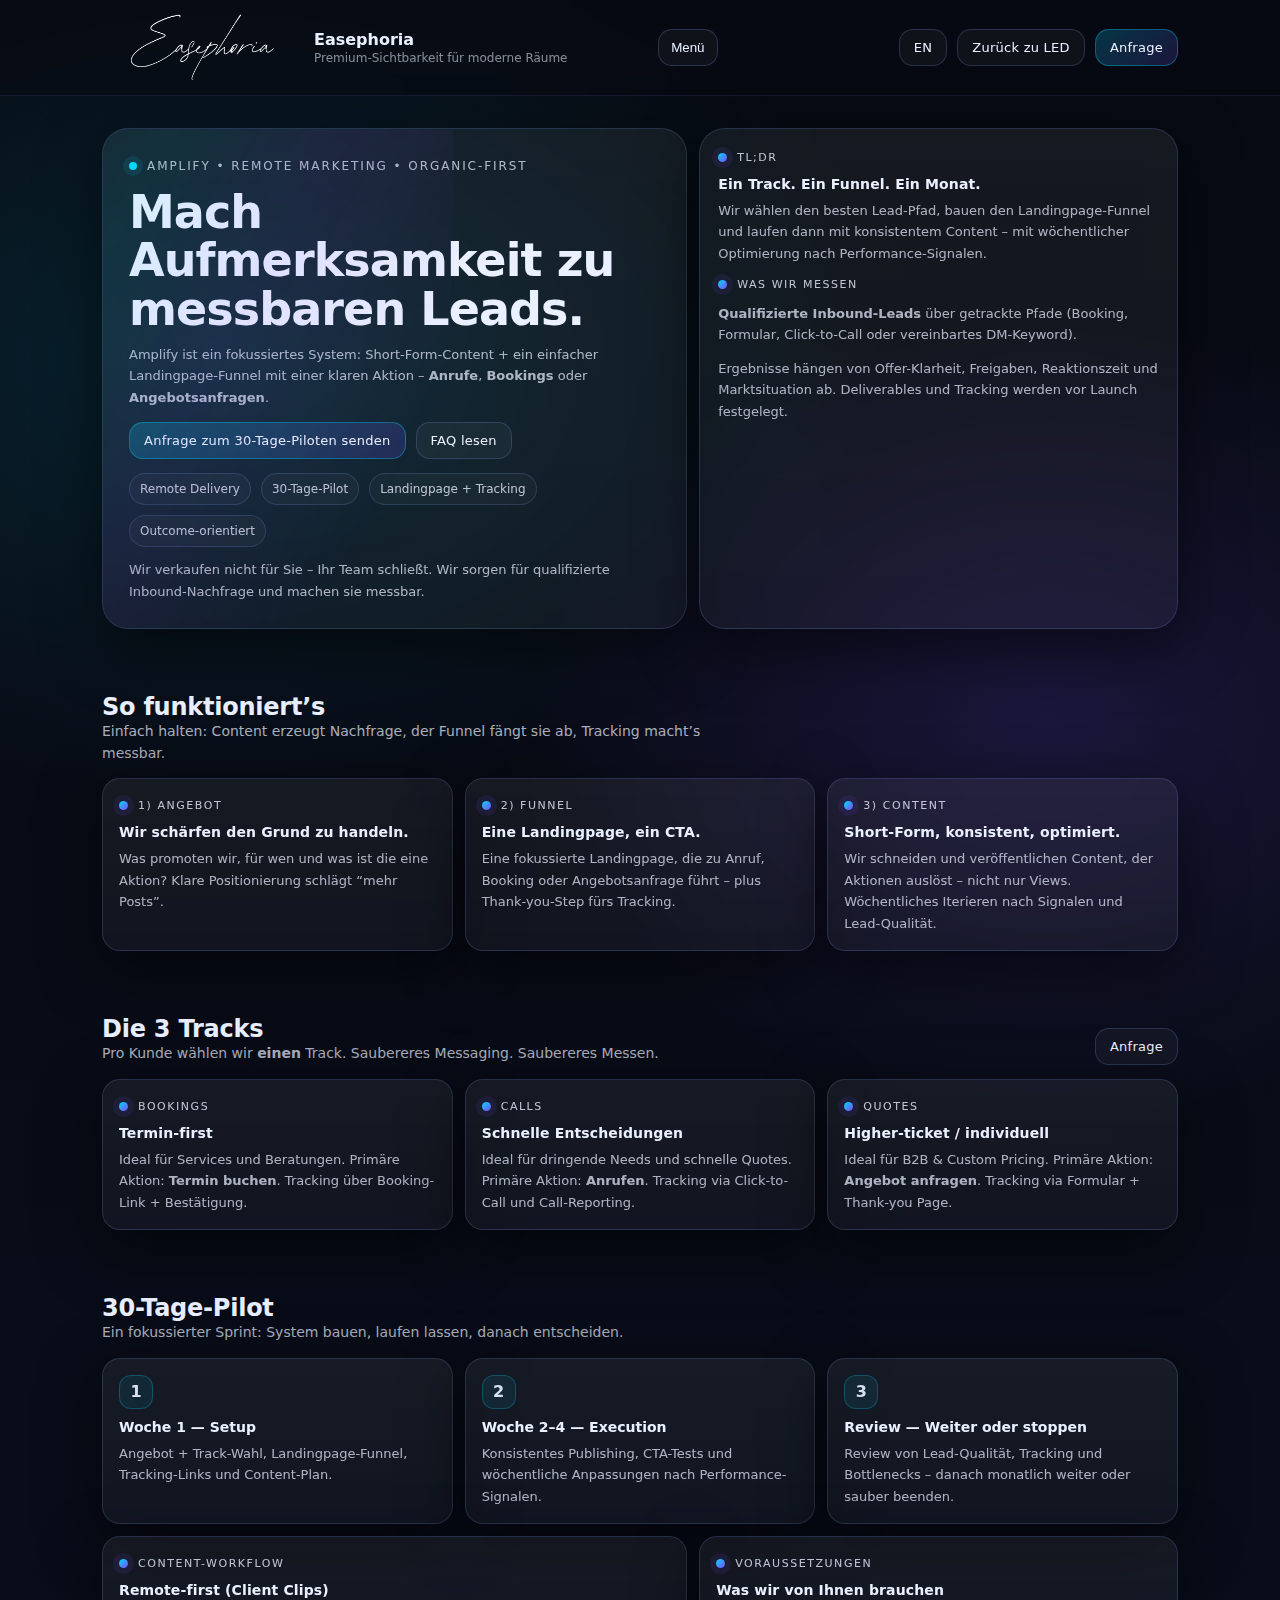
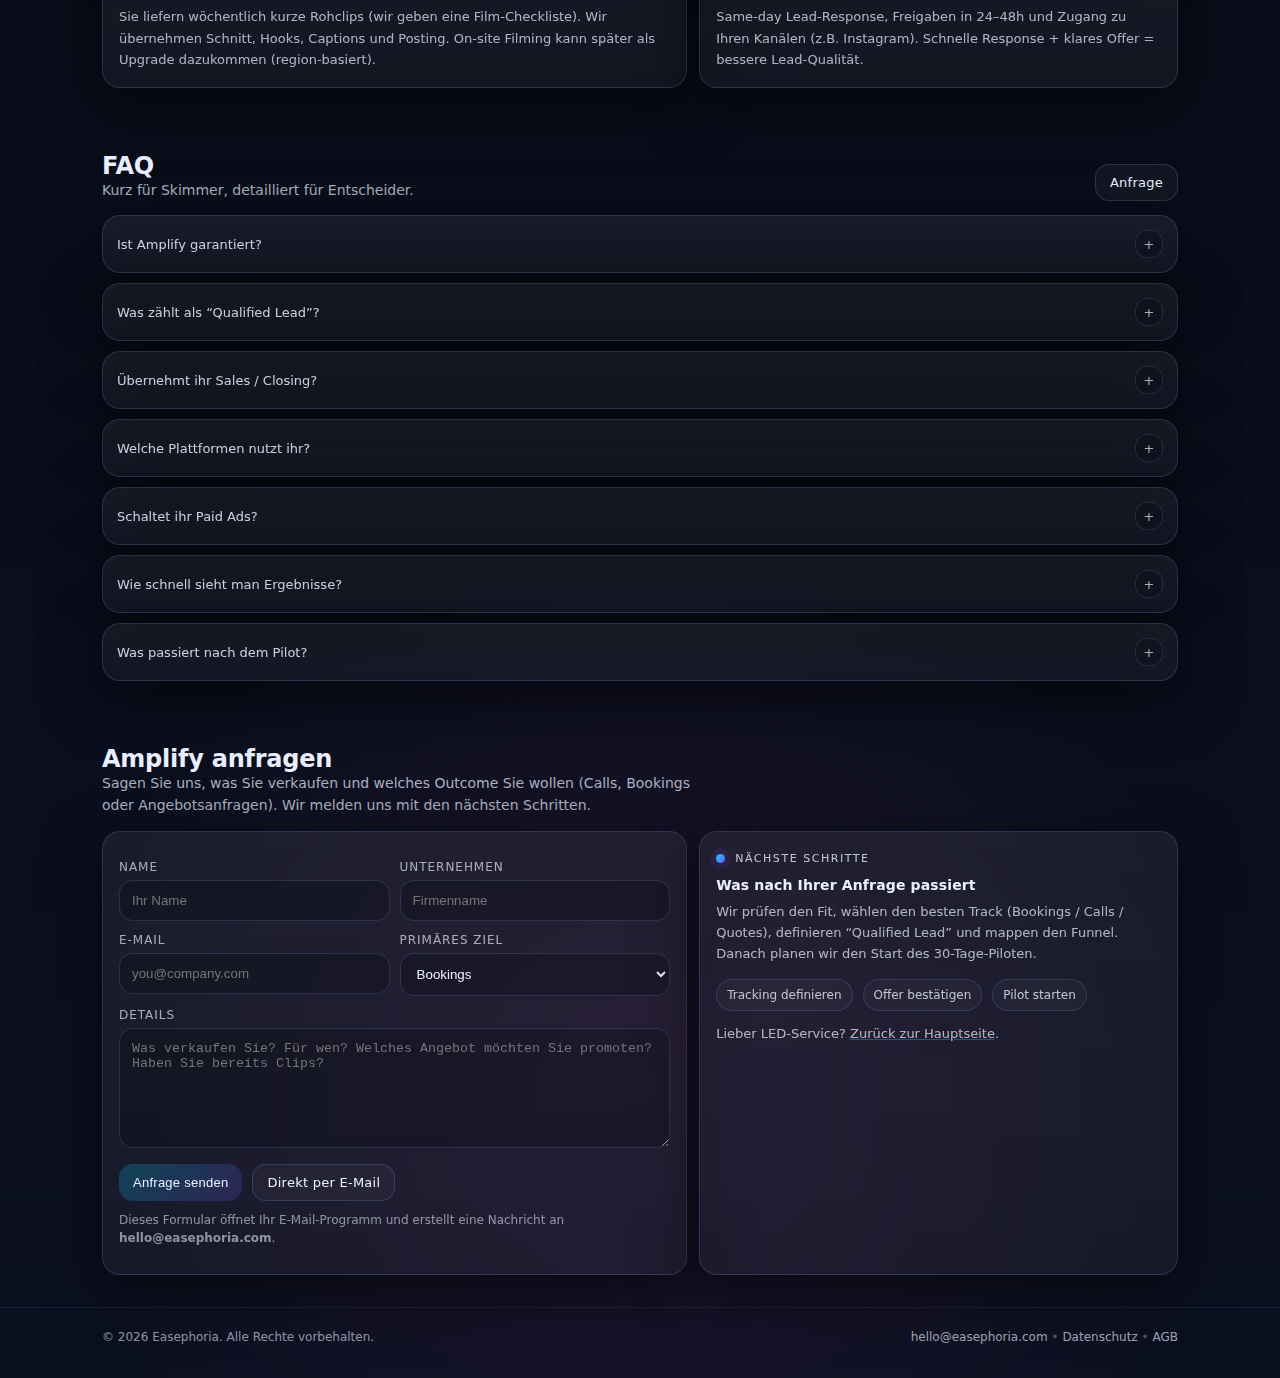
<file: amplify/amplify.de.html>
<!doctype html>
<html lang="de">
  <head>
    <meta charset="utf-8" />
    <meta name="viewport" content="width=device-width, initial-scale=1" />
    <meta name="description" content="Amplify von Easephoria — organic-first Remote-Marketing für messbare Leads mit Short-Form-Content und einem einfachen Landingpage-Funnel." />
    <title>Easephoria | Amplify — Remote Marketing</title>
    <link rel="stylesheet" href="Amplify.css" />
  </head>

  <body>
    <header>
      <div class="wrap">
        <div class="nav">
          <div class="brand">
            <div class="logo" aria-label="Easephoria logo">
              <img src="../logo/Easephoria_white_transparent_bckgrnd.png" alt="Easephoria logo" />
            </div>
            <div>
              <strong>Easephoria</strong>
              <span>Premium-Sichtbarkeit für moderne Räume</span>
            </div>
          </div>

          <button class="menuBtn" id="menuBtn" aria-expanded="false" aria-controls="mobileMenu">
            Menü
          </button>

          <nav aria-label="Primary">
            <ul>
              <li><a href="#how">So funktioniert’s</a></li>
              <li><a href="#tracks">Tracks</a></li>
              <li><a href="#pilot">30-Tage-Pilot</a></li>
              <li><a href="#faq">FAQ</a></li>
              <li><a href="#inquiry">Anfrage</a></li>
            </ul>
          </nav>

          <div class="nav-cta">
            <a class="btn" href="./amplify.html">EN</a>
            <a class="btn" href="../index.de.html">Zurück zu LED</a>
            <a class="btn primary" href="#inquiry">Anfrage</a>
          </div>
        </div>

        <div class="mobileMenu" id="mobileMenu">
          <a href="#how">So funktioniert’s</a>
          <a href="#tracks">Tracks</a>
          <a href="#pilot">30-Tage-Pilot</a>
          <a href="#faq">FAQ</a>
          <a class="btn" style="margin-top:10px; width:100%; justify-content:center" href="./amplify.html">EN</a>
          <a class="btn" style="margin-top:10px; width:100%; justify-content:center" href="../index.de.html">Zurück zu LED</a>
          <a class="btn primary" style="margin-top:10px; width:100%; justify-content:center" href="#inquiry">Anfrage</a>
        </div>
      </div>
    </header>

    <main>
      <!-- HERO -->
      <section class="hero">
        <div class="wrap">
          <div class="grid2">
            <div class="glass sheen card" style="padding:26px; border-radius: var(--radius2);">
              <div class="kicker"><span class="dot"></span> Amplify • Remote Marketing • Organic-first</div>
              <h1>Mach Aufmerksamkeit zu messbaren Leads.</h1>
              <p class="sub">
                Amplify ist ein fokussiertes System: Short-Form-Content + ein einfacher Landingpage-Funnel mit einer klaren Aktion –
                <strong>Anrufe</strong>, <strong>Bookings</strong> oder <strong>Angebotsanfragen</strong>.
              </p>

              <div style="display:flex; gap:10px; flex-wrap:wrap; margin-top:14px;">
                <a class="btn primary" href="#inquiry">Anfrage zum 30-Tage-Piloten senden</a>
                <a class="btn" href="#faq">FAQ lesen</a>
              </div>

              <div class="pillRow" aria-label="Highlights">
                <span class="pill">Remote Delivery</span>
                <span class="pill">30-Tage-Pilot</span>
                <span class="pill">Landingpage + Tracking</span>
                <span class="pill">Outcome-orientiert</span>
              </div>

              <p class="note" style="margin-top:12px;">
                Wir verkaufen nicht für Sie – Ihr Team schließt. Wir sorgen für qualifizierte Inbound-Nachfrage und machen sie messbar.
              </p>
            </div>

            <div class="glass card" style="padding:18px; border-radius: var(--radius2);">
              <div class="tag"><span class="spark"></span> TL;DR</div>
              <h3>Ein Track. Ein Funnel. Ein Monat.</h3>
              <p>
                Wir wählen den besten Lead-Pfad, bauen den Landingpage-Funnel und laufen dann mit konsistentem Content –
                mit wöchentlicher Optimierung nach Performance-Signalen.
              </p>
              <div class="tag" style="margin-top:14px;"><span class="spark"></span> Was wir messen</div>
              <p style="margin-top:10px;">
                <strong>Qualifizierte Inbound-Leads</strong> über getrackte Pfade (Booking, Formular, Click-to-Call oder vereinbartes DM-Keyword).
              </p>
              <p class="note" style="margin-top:12px;">
                Ergebnisse hängen von Offer-Klarheit, Freigaben, Reaktionszeit und Marktsituation ab. Deliverables und Tracking werden vor Launch festgelegt.
              </p>
            </div>
          </div>
        </div>
      </section>

      <!-- HOW -->
      <section id="how">
        <div class="wrap">
          <div class="sectionTitle">
            <div>
              <h2>So funktioniert’s</h2>
              <p class="lead">Einfach halten: Content erzeugt Nachfrage, der Funnel fängt sie ab, Tracking macht’s messbar.</p>
            </div>
          </div>

          <div class="grid3">
            <div class="glass card">
              <div class="tag"><span class="spark"></span> 1) Angebot</div>
              <h3>Wir schärfen den Grund zu handeln.</h3>
              <p>Was promoten wir, für wen und was ist die eine Aktion? Klare Positionierung schlägt “mehr Posts”.</p>
            </div>
            <div class="glass card">
              <div class="tag"><span class="spark"></span> 2) Funnel</div>
              <h3>Eine Landingpage, ein CTA.</h3>
              <p>Eine fokussierte Landingpage, die zu Anruf, Booking oder Angebotsanfrage führt – plus Thank-you-Step fürs Tracking.</p>
            </div>
            <div class="glass card">
              <div class="tag"><span class="spark"></span> 3) Content</div>
              <h3>Short-Form, konsistent, optimiert.</h3>
              <p>Wir schneiden und veröffentlichen Content, der Aktionen auslöst – nicht nur Views. Wöchentliches Iterieren nach Signalen und Lead-Qualität.</p>
            </div>
          </div>
        </div>
      </section>

      <!-- TRACKS -->
      <section id="tracks">
        <div class="wrap">
          <div class="sectionTitle">
            <div>
              <h2>Die 3 Tracks</h2>
              <p class="lead">Pro Kunde wählen wir <strong>einen</strong> Track. Saubereres Messaging. Saubereres Messen.</p>
            </div>
            <a class="btn" href="#inquiry">Anfrage</a>
          </div>

          <div class="grid3">
            <div class="glass card">
              <div class="tag"><span class="spark"></span> Bookings</div>
              <h3>Termin-first</h3>
              <p>Ideal für Services und Beratungen. Primäre Aktion: <strong>Termin buchen</strong>. Tracking über Booking-Link + Bestätigung.</p>
            </div>
            <div class="glass card">
              <div class="tag"><span class="spark"></span> Calls</div>
              <h3>Schnelle Entscheidungen</h3>
              <p>Ideal für dringende Needs und schnelle Quotes. Primäre Aktion: <strong>Anrufen</strong>. Tracking via Click-to-Call und Call-Reporting.</p>
            </div>
            <div class="glass card">
              <div class="tag"><span class="spark"></span> Quotes</div>
              <h3>Higher-ticket / individuell</h3>
              <p>Ideal für B2B & Custom Pricing. Primäre Aktion: <strong>Angebot anfragen</strong>. Tracking via Formular + Thank-you Page.</p>
            </div>
          </div>
        </div>
      </section>

      <!-- PILOT -->
      <section id="pilot">
        <div class="wrap">
          <div class="sectionTitle">
            <div>
              <h2>30-Tage-Pilot</h2>
              <p class="lead">Ein fokussierter Sprint: System bauen, laufen lassen, danach entscheiden.</p>
            </div>
          </div>

          <div class="steps">
            <div class="glass step">
              <div class="stepNum">1</div>
              <h3 style="margin:0 0 8px; font-size:14px;">Woche 1 — Setup</h3>
              <p style="margin:0; color:var(--muted); font-size:13px; line-height:1.65;">
                Angebot + Track-Wahl, Landingpage-Funnel, Tracking-Links und Content-Plan.
              </p>
            </div>
            <div class="glass step">
              <div class="stepNum">2</div>
              <h3 style="margin:0 0 8px; font-size:14px;">Woche 2–4 — Execution</h3>
              <p style="margin:0; color:var(--muted); font-size:13px; line-height:1.65;">
                Konsistentes Publishing, CTA-Tests und wöchentliche Anpassungen nach Performance-Signalen.
              </p>
            </div>
            <div class="glass step">
              <div class="stepNum">3</div>
              <h3 style="margin:0 0 8px; font-size:14px;">Review — Weiter oder stoppen</h3>
              <p style="margin:0; color:var(--muted); font-size:13px; line-height:1.65;">
                Review von Lead-Qualität, Tracking und Bottlenecks – danach monatlich weiter oder sauber beenden.
              </p>
            </div>
          </div>

          <div class="grid2" style="margin-top:12px;">
            <div class="glass card">
              <div class="tag"><span class="spark"></span> Content-Workflow</div>
              <h3>Remote-first (Client Clips)</h3>
              <p>
                Sie liefern wöchentlich kurze Rohclips (wir geben eine Film-Checkliste). Wir übernehmen Schnitt, Hooks, Captions und Posting.
                On-site Filming kann später als Upgrade dazukommen (region-basiert).
              </p>
            </div>
            <div class="glass card">
              <div class="tag"><span class="spark"></span> Voraussetzungen</div>
              <h3>Was wir von Ihnen brauchen</h3>
              <p>
                Same-day Lead-Response, Freigaben in 24–48h und Zugang zu Ihren Kanälen (z.B. Instagram).
                Schnelle Response + klares Offer = bessere Lead-Qualität.
              </p>
            </div>
          </div>
        </div>
      </section>

      <!-- FAQ -->
      <section id="faq">
        <div class="wrap">
          <div class="sectionTitle">
            <div>
              <h2>FAQ</h2>
              <p class="lead">Kurz für Skimmer, detailliert für Entscheider.</p>
            </div>
            <a class="btn" href="#inquiry">Anfrage</a>
          </div>

          <div class="faq" aria-label="Amplify FAQs">
            <details class="glass">
              <summary>
                Ist Amplify garantiert?
                <span class="chev">+</span>
              </summary>
              <div class="faqBody">
                Nein – denn Ergebnisse hängen von Offer, Reaktionszeit, Freigaben und Marktsituation ab.
                Garantiert sind die vereinbarten <strong>Deliverables</strong>, das <strong>Tracking-Setup</strong> und <strong>Reporting</strong>.
              </div>
            </details>

            <details class="glass">
              <summary>
                Was zählt als “Qualified Lead”?
                <span class="chev">+</span>
              </summary>
              <div class="faqBody">
                Ein Lead zählt, wenn er über einen getrackten Pfad kommt (Landingpage-Form/Booking/Click-to-Call oder vereinbartes DM-Keyword),
                klare Intent zeigt (Booking/Quote/Preis/Verfügbarkeit) und Basis-Kriterien erfüllt (Region + relevanter Bedarf).
              </div>
            </details>

            <details class="glass">
              <summary>
                Übernehmt ihr Sales / Closing?
                <span class="chev">+</span>
              </summary>
              <div class="faqBody">
                Ihr Team schließt. Wir optimieren Front-end: Messaging, Content, Funnel und Lead-Capture.
                Wenn Lead-Qualität off ist, justieren wir Targeting, Offer-Framing und Reibungspunkte.
              </div>
            </details>

            <details class="glass">
              <summary>
                Welche Plattformen nutzt ihr?
                <span class="chev">+</span>
              </summary>
              <div class="faqBody">
                Organic-first startet meist mit <strong>Instagram</strong> + Landingpage-Funnel.
                TikTok kann als Repurpose-Kanal dazu. Für lokale Businesses kann Google Business Profile später optional dazukommen.
              </div>
            </details>

            <details class="glass">
              <summary>
                Schaltet ihr Paid Ads?
                <span class="chev">+</span>
              </summary>
              <div class="faqBody">
                Wir starten organic-first. Paid Ads können später dazu – besonders wenn Sie bereits Ads laufen haben.
                Ad Spend ist immer getrennt von unserer Fee.
              </div>
            </details>

            <details class="glass">
              <summary>
                Wie schnell sieht man Ergebnisse?
                <span class="chev">+</span>
              </summary>
              <div class="faqBody">
                Manche Accounts sehen schnell Traction, andere brauchen länger. Der Pilot ist dafür da, über <strong>30 Tage</strong> zu evaluieren,
                wöchentlich zu iterieren und dann zu entscheiden.
              </div>
            </details>

            <details class="glass">
              <summary>
                Was passiert nach dem Pilot?
                <span class="chev">+</span>
              </summary>
              <div class="faqBody">
                Wir gehen monatlich weiter, machen einen zweiten Optimierungs-Sprint oder stoppen – inklusive allem, was wir gebaut haben und den Learnings.
              </div>
            </details>
          </div>
        </div>
      </section>

      <!-- INQUIRY -->
      <section id="inquiry">
        <div class="wrap">
          <div class="sectionTitle">
            <div>
              <h2>Amplify anfragen</h2>
              <p class="lead">Sagen Sie uns, was Sie verkaufen und welches Outcome Sie wollen (Calls, Bookings oder Angebotsanfragen). Wir melden uns mit den nächsten Schritten.</p>
            </div>
          </div>

          <div class="grid2">
            <form class="glass" id="inquiryForm">
              <div class="formRow">
                <div>
                  <label for="name">Name</label>
                  <input id="name" name="name" autocomplete="name" required placeholder="Ihr Name" />
                </div>
                <div>
                  <label for="business">Unternehmen</label>
                  <input id="business" name="business" autocomplete="organization" placeholder="Firmenname" />
                </div>
              </div>

              <div class="formRow">
                <div>
                  <label for="email">E-Mail</label>
                  <input id="email" name="email" type="email" autocomplete="email" required placeholder="you@company.com" />
                </div>
                <div>
                  <label for="goal">Primäres Ziel</label>
                  <select id="goal" name="goal">
                    <option value="Bookings">Bookings</option>
                    <option value="Calls">Calls</option>
                    <option value="Angebotsanfragen">Angebotsanfragen</option>
                    <option value="Noch nicht sicher">Noch nicht sicher</option>
                  </select>
                </div>
              </div>

              <label for="details">Details</label>
              <textarea id="details" name="details" placeholder="Was verkaufen Sie? Für wen? Welches Angebot möchten Sie promoten? Haben Sie bereits Clips?"></textarea>

              <div style="display:flex; gap:10px; flex-wrap:wrap; margin-top:12px;">
                <button type="submit" class="btn primary" style="border:none; cursor:pointer;">Anfrage senden</button>
                <a class="btn" href="mailto:hello@easephoria.com?subject=Amplify%20Anfrage&body=Hallo%20Easephoria%2C%0A%0Aich%20m%C3%B6chte%20Amplify%20anfragen.%0A%0AName%3A%0AUnternehmen%3A%0AZiel%20(Calls%2FBookings%2FAngebotsanfragen)%3A%0ADetails%3A%0A">Direkt per E-Mail</a>
              </div>

              <p class="note">
                Dieses Formular öffnet Ihr E-Mail-Programm und erstellt eine Nachricht an <strong>hello@easephoria.com</strong>.
              </p>

              <p class="note" id="inquiryStatus" role="status" aria-live="polite" style="margin-top:10px;"></p>
            </form>

            <div class="glass card">
              <div class="tag"><span class="spark"></span> Nächste Schritte</div>
              <h3>Was nach Ihrer Anfrage passiert</h3>
              <p>
                Wir prüfen den Fit, wählen den besten Track (Bookings / Calls / Quotes), definieren “Qualified Lead” und mappen den Funnel.
                Danach planen wir den Start des 30-Tage-Piloten.
              </p>

              <div class="pillRow" style="margin-top:14px;">
                <span class="pill">Tracking definieren</span>
                <span class="pill">Offer bestätigen</span>
                <span class="pill">Pilot starten</span>
              </div>

              <p class="note" style="margin-top:12px;">
                Lieber LED-Service? <a href="../" style="text-decoration:underline; text-decoration-color: rgba(0,217,255,.35);">Zurück zur Hauptseite</a>.
              </p>
            </div>
          </div>
        </div>
      </section>
    </main>

    <footer>
      <div class="wrap">
        <div class="foot">
          <div>© <span id="year"></span> Easephoria. Alle Rechte vorbehalten.</div>
          <div>
            <a href="mailto:hello@easephoria.com">hello@easephoria.com</a>
            <span class="sep"> • </span>
            <a href="#" onclick="alert('Fügen Sie hier Ihre Datenschutzerklärung (Seite/Link) ein.'); return false;">Datenschutz</a>
            <span class="sep"> • </span>
            <a href="#" onclick="alert('Fügen Sie hier Ihre AGB/Impressum (Seite/Link) ein.'); return false;">AGB</a>
          </div>
        </div>
      </div>
    </footer>

    <script>
      // Menu toggle (foldout)
      const menuBtn = document.getElementById('menuBtn');
      const mobileMenu = document.getElementById('mobileMenu');

      function closeMenu(){
        if(!mobileMenu || !menuBtn) return;
        mobileMenu.style.display = 'none';
        menuBtn.setAttribute('aria-expanded', 'false');
      }

      function toggleMenu(){
        if(!mobileMenu || !menuBtn) return;
        const open = mobileMenu.style.display === 'block';
        mobileMenu.style.display = open ? 'none' : 'block';
        menuBtn.setAttribute('aria-expanded', String(!open));
      }

      if(menuBtn && mobileMenu){
        menuBtn.addEventListener('click', (e) => {
          e.stopPropagation();
          toggleMenu();
        });

        // Close when clicking a menu link
        mobileMenu.addEventListener('click', (e) => {
          const a = e.target.closest && e.target.closest('a');
          if(a) closeMenu();
        });

        // Close when clicking outside
        document.addEventListener('click', (e) => {
          if(!mobileMenu.contains(e.target) && e.target !== menuBtn) closeMenu();
        });

        // Close on Escape
        document.addEventListener('keydown', (e) => {
          if(e.key === 'Escape') closeMenu();
        });
      }

      // Year
      const yearEl = document.getElementById('year');
      if(yearEl) yearEl.textContent = new Date().getFullYear();

      // FAQ: swap + / −
      document.querySelectorAll('#faq details').forEach((d) => {
        const chev = d.querySelector('.chev');
        if(!chev) return;
        const sync = () => { chev.textContent = d.open ? '−' : '+'; };
        sync();
        d.addEventListener('toggle', sync);
      });

      // Inquiry form -> mailto
      const form = document.getElementById('inquiryForm');
      const status = document.getElementById('inquiryStatus');

      if(form){
        form.addEventListener('submit', (e) => {
          e.preventDefault();

          const name = document.getElementById('name').value.trim();
          const business = document.getElementById('business').value.trim();
          const email = document.getElementById('email').value.trim();
          const goal = document.getElementById('goal').value;
          const details = document.getElementById('details').value.trim();

          const subject = encodeURIComponent(
            `Amplify Anfrage — ${name}${business ? " ("+business+")" : ""}`
          );

          const bodyLines = [
            `Name: ${name}`,
            `Unternehmen: ${business || "-"}`,
            `E-Mail: ${email}`,
            `Primäres Ziel: ${goal}`,
            "",
            "Details:",
            details || "-"
          ];

          const body = encodeURIComponent(bodyLines.join("\n"));

          window.location.href = `mailto:hello@easephoria.com?subject=${subject}&body=${body}`;

          if(status){
            status.textContent =
              "E-Mail-Programm wird geöffnet… Falls nichts passiert: hello@easephoria.com.";
          }
        });
      }
    </script>
  </body>
</html>
</file>
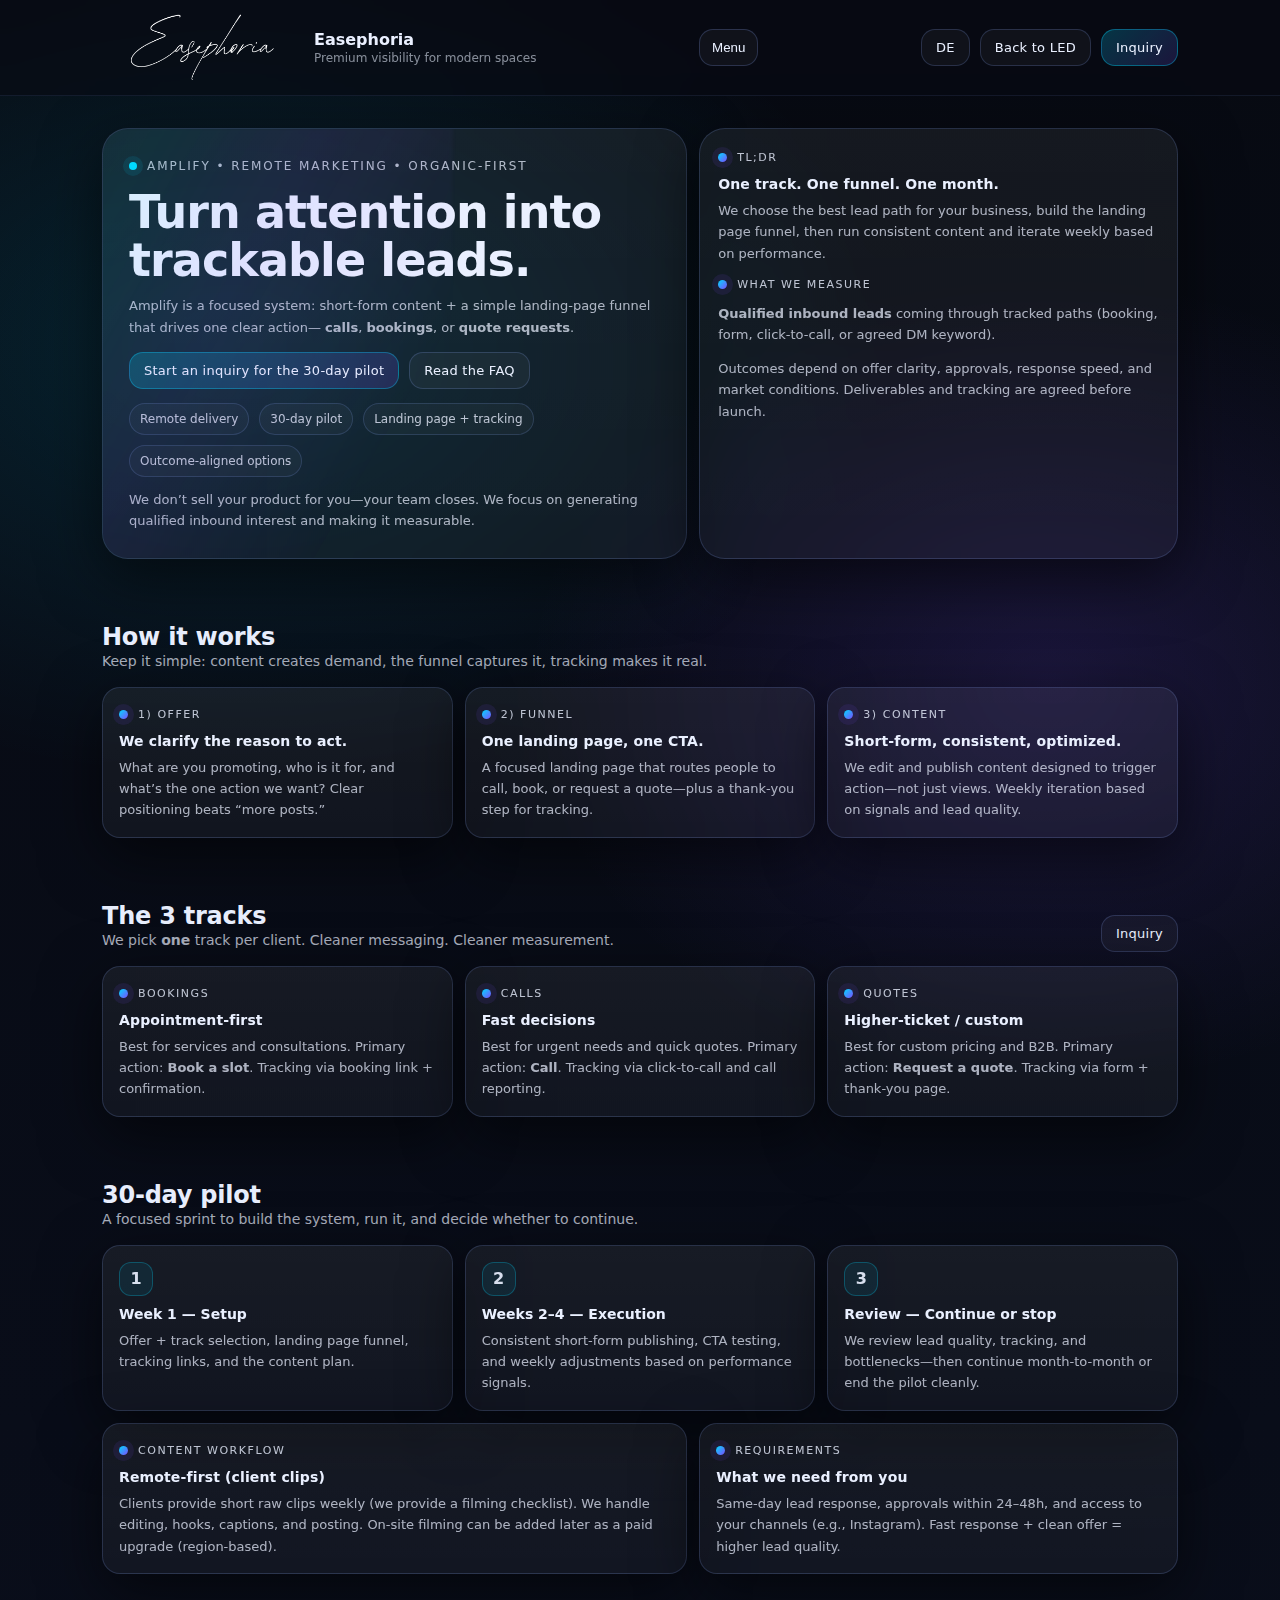
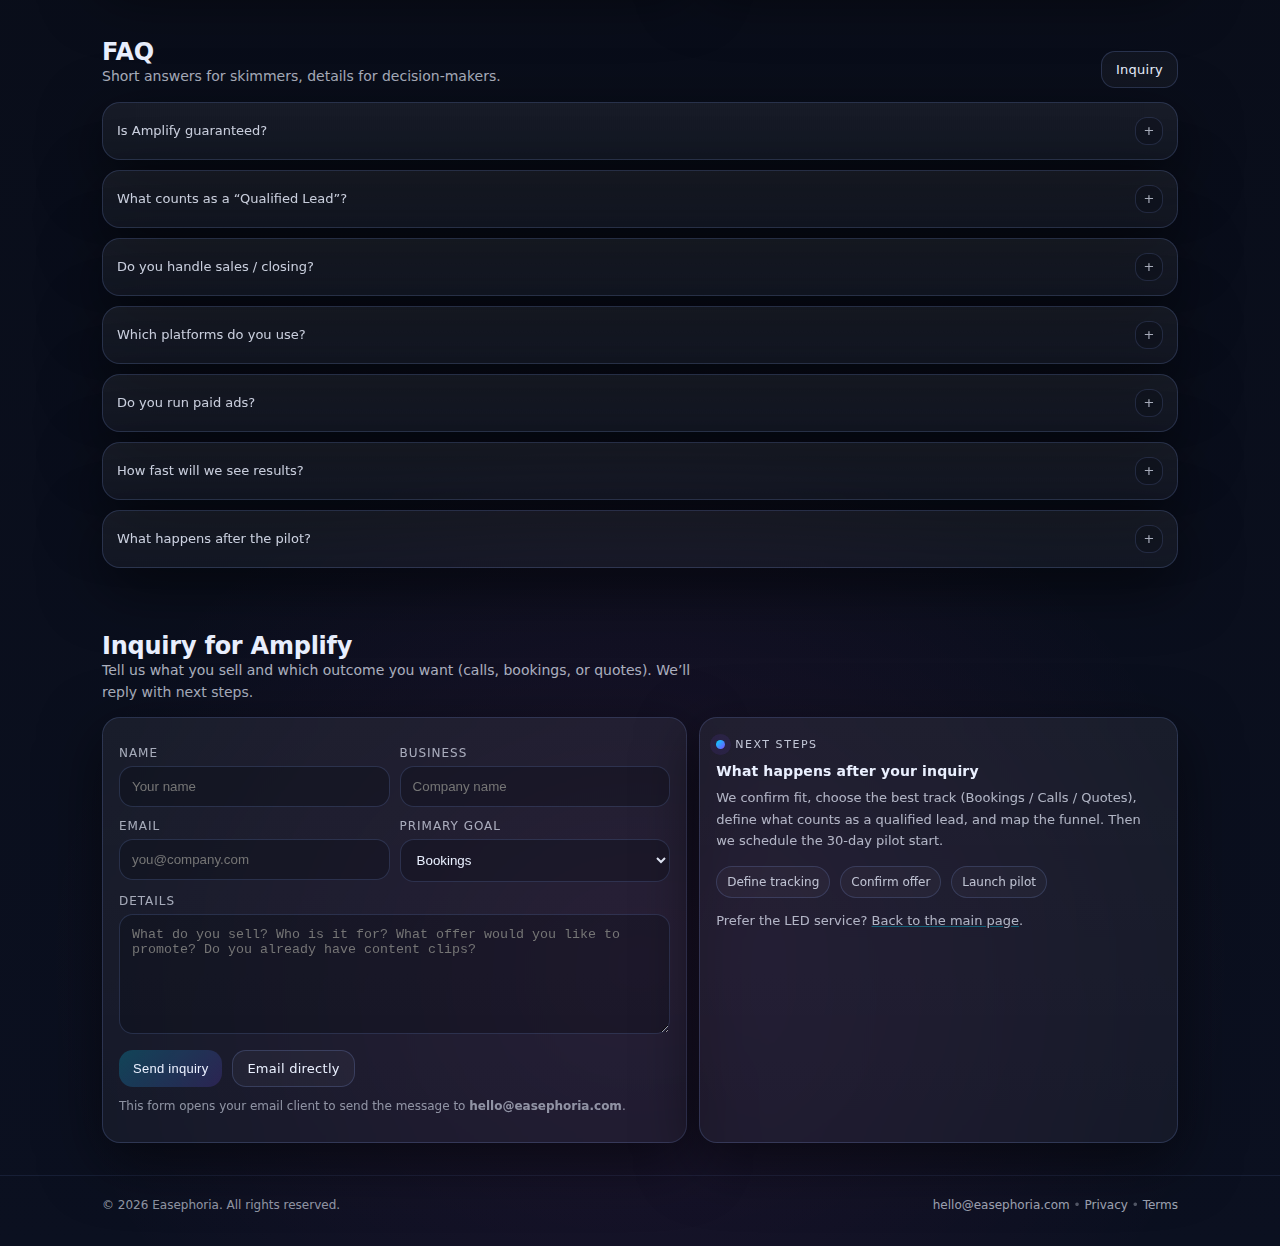
<file: amplify/amplify.html>
<!doctype html>
<html lang="en">
  <head>
    <meta charset="utf-8" />
    <meta name="viewport" content="width=device-width, initial-scale=1" />
    <meta name="description" content="Amplify by Easephoria — organic-first remote marketing to generate trackable leads using short-form content and a simple landing-page funnel." />
    <title>Easephoria | Amplify — Remote Marketing</title>
    <link rel="stylesheet" href="Amplify.css" />
  </head>

  <body>
<header>
  <div class="wrap">
    <div class="nav">
      <div class="brand">
        <div class="logo" aria-label="Easephoria logo">
          <img src="../logo/Easephoria_white_transparent_bckgrnd.png" alt="Easephoria logo" />
        </div>
        <div>
          <strong>Easephoria</strong>
          <span>Premium visibility for modern spaces</span>
        </div>
      </div>

      <button class="menuBtn" id="menuBtn" aria-expanded="false" aria-controls="mobileMenu">
        Menu
      </button>

      <div class="nav-cta">
        <a class="btn" href="./amplify.de.html">DE</a>
        <a class="btn" href="../index.html">Back to LED</a>
        <a class="btn primary" href="#inquiry">Inquiry</a>
      </div>
    </div>

    <div class="mobileMenu" id="mobileMenu">
      <a href="#how">How it works</a>
      <a href="#tracks">Tracks</a>
      <a href="#pilot">30-day pilot</a>
      <a href="#faq">FAQ</a>
      <a class="btn" style="margin-top:10px; width:100%; justify-content:center" href="./amplify.de.html">DE</a>
      <a class="btn" style="margin-top:10px; width:100%; justify-content:center" href="../index.html">Back to LED</a>
      <a class="btn primary" style="margin-top:10px; width:100%; justify-content:center" href="#inquiry">Inquiry</a>
    </div>
  </div>
</header>


    <main>
      <!-- HERO -->
      <section class="hero">
        <div class="wrap">
          <div class="grid2">
            <div class="glass sheen card" style="padding:26px; border-radius: var(--radius2);">
              <div class="kicker"><span class="dot"></span> Amplify • Remote Marketing • Organic-first</div>
              <h1>Turn attention into trackable leads.</h1>
              <p class="sub">
                Amplify is a focused system: short-form content + a simple landing-page funnel that drives one clear action—
                <strong>calls</strong>, <strong>bookings</strong>, or <strong>quote requests</strong>.
              </p>

              <div style="display:flex; gap:10px; flex-wrap:wrap; margin-top:14px;">
                <a class="btn primary" href="#inquiry">Start an inquiry for the 30-day pilot</a>
                <a class="btn" href="#faq">Read the FAQ</a>
              </div>

              <div class="pillRow" aria-label="Highlights">
                <span class="pill">Remote delivery</span>
                <span class="pill">30-day pilot</span>
                <span class="pill">Landing page + tracking</span>
                <span class="pill">Outcome-aligned options</span>
              </div>

              <p class="note" style="margin-top:12px;">
                We don’t sell your product for you—your team closes. We focus on generating qualified inbound interest and making it measurable.
              </p>
            </div>

            <div class="glass card" style="padding:18px; border-radius: var(--radius2);">
              <div class="tag"><span class="spark"></span> TL;DR</div>
              <h3>One track. One funnel. One month.</h3>
              <p>
                We choose the best lead path for your business, build the landing page funnel, then run consistent content and iterate weekly based on performance.
              </p>
              <div class="tag" style="margin-top:14px;"><span class="spark"></span> What we measure</div>
              <p style="margin-top:10px;">
                <strong>Qualified inbound leads</strong> coming through tracked paths (booking, form, click-to-call, or agreed DM keyword).
              </p>
              <p class="note" style="margin-top:12px;">
                Outcomes depend on offer clarity, approvals, response speed, and market conditions. Deliverables and tracking are agreed before launch.
              </p>
            </div>
          </div>
        </div>
      </section>

      <!-- HOW -->
      <section id="how">
        <div class="wrap">
          <div class="sectionTitle">
            <div>
              <h2>How it works</h2>
              <p class="lead">Keep it simple: content creates demand, the funnel captures it, tracking makes it real.</p>
            </div>
          </div>

          <div class="grid3">
            <div class="glass card">
              <div class="tag"><span class="spark"></span> 1) Offer</div>
              <h3>We clarify the reason to act.</h3>
              <p>What are you promoting, who is it for, and what’s the one action we want? Clear positioning beats “more posts.”</p>
            </div>
            <div class="glass card">
              <div class="tag"><span class="spark"></span> 2) Funnel</div>
              <h3>One landing page, one CTA.</h3>
              <p>A focused landing page that routes people to call, book, or request a quote—plus a thank-you step for tracking.</p>
            </div>
            <div class="glass card">
              <div class="tag"><span class="spark"></span> 3) Content</div>
              <h3>Short-form, consistent, optimized.</h3>
              <p>We edit and publish content designed to trigger action—not just views. Weekly iteration based on signals and lead quality.</p>
            </div>
          </div>
        </div>
      </section>

      <!-- TRACKS -->
      <section id="tracks">
        <div class="wrap">
          <div class="sectionTitle">
            <div>
              <h2>The 3 tracks</h2>
              <p class="lead">We pick <strong>one</strong> track per client. Cleaner messaging. Cleaner measurement.</p>
            </div>
            <a class="btn" href="#inquiry">Inquiry</a>
          </div>

          <div class="grid3">
            <div class="glass card">
              <div class="tag"><span class="spark"></span> Bookings</div>
              <h3>Appointment-first</h3>
              <p>Best for services and consultations. Primary action: <strong>Book a slot</strong>. Tracking via booking link + confirmation.</p>
            </div>
            <div class="glass card">
              <div class="tag"><span class="spark"></span> Calls</div>
              <h3>Fast decisions</h3>
              <p>Best for urgent needs and quick quotes. Primary action: <strong>Call</strong>. Tracking via click-to-call and call reporting.</p>
            </div>
            <div class="glass card">
              <div class="tag"><span class="spark"></span> Quotes</div>
              <h3>Higher-ticket / custom</h3>
              <p>Best for custom pricing and B2B. Primary action: <strong>Request a quote</strong>. Tracking via form + thank-you page.</p>
            </div>
          </div>
        </div>
      </section>

      <!-- PILOT -->
      <section id="pilot">
        <div class="wrap">
          <div class="sectionTitle">
            <div>
              <h2>30-day pilot</h2>
              <p class="lead">A focused sprint to build the system, run it, and decide whether to continue.</p>
            </div>
          </div>

          <div class="steps">
            <div class="glass step">
              <div class="stepNum">1</div>
              <h3 style="margin:0 0 8px; font-size:14px;">Week 1 — Setup</h3>
              <p style="margin:0; color:var(--muted); font-size:13px; line-height:1.65;">
                Offer + track selection, landing page funnel, tracking links, and the content plan.
              </p>
            </div>
            <div class="glass step">
              <div class="stepNum">2</div>
              <h3 style="margin:0 0 8px; font-size:14px;">Weeks 2–4 — Execution</h3>
              <p style="margin:0; color:var(--muted); font-size:13px; line-height:1.65;">
                Consistent short-form publishing, CTA testing, and weekly adjustments based on performance signals.
              </p>
            </div>
            <div class="glass step">
              <div class="stepNum">3</div>
              <h3 style="margin:0 0 8px; font-size:14px;">Review — Continue or stop</h3>
              <p style="margin:0; color:var(--muted); font-size:13px; line-height:1.65;">
                We review lead quality, tracking, and bottlenecks—then continue month-to-month or end the pilot cleanly.
              </p>
            </div>
          </div>

          <div class="grid2" style="margin-top:12px;">
            <div class="glass card">
              <div class="tag"><span class="spark"></span> Content workflow</div>
              <h3>Remote-first (client clips)</h3>
              <p>
                Clients provide short raw clips weekly (we provide a filming checklist). We handle editing, hooks, captions, and posting.
                On-site filming can be added later as a paid upgrade (region-based).
              </p>
            </div>
            <div class="glass card">
              <div class="tag"><span class="spark"></span> Requirements</div>
              <h3>What we need from you</h3>
              <p>
                Same-day lead response, approvals within 24–48h, and access to your channels (e.g., Instagram).
                Fast response + clean offer = higher lead quality.
              </p>
            </div>
          </div>
        </div>
      </section>

      <!-- FAQ -->
      <section id="faq">
        <div class="wrap">
          <div class="sectionTitle">
            <div>
              <h2>FAQ</h2>
              <p class="lead">Short answers for skimmers, details for decision-makers.</p>
            </div>
            <a class="btn" href="#inquiry">Inquiry</a>
          </div>

          <div class="faq" aria-label="Amplify FAQs">
            <details class="glass">
              <summary>
                Is Amplify guaranteed?
                <span class="chev">+</span>
              </summary>
              <div class="faqBody">
                No—because outcomes depend on your offer, response speed, approvals, and market conditions.
                What is guaranteed is the agreed <strong>deliverables</strong>, <strong>tracking setup</strong>, and <strong>reporting</strong>.
              </div>
            </details>

            <details class="glass">
              <summary>
                What counts as a “Qualified Lead”?
                <span class="chev">+</span>
              </summary>
              <div class="faqBody">
                A lead counts when it comes through a tracked path (landing page form/booking/click-to-call, or an agreed DM keyword),
                shows clear intent (booking/quote/pricing/availability inquiry), and matches basic criteria (service area + relevant request).
              </div>
            </details>

            <details class="glass">
              <summary>
                Do you handle sales / closing?
                <span class="chev">+</span>
              </summary>
              <div class="faqBody">
                Your team closes. We optimize the front-end: messaging, content, funnel, and lead capture.
                If lead quality is off, we adjust targeting, offer framing, and friction points.
              </div>
            </details>

            <details class="glass">
              <summary>
                Which platforms do you use?
                <span class="chev">+</span>
              </summary>
              <div class="faqBody">
                Organic-first usually starts with <strong>Instagram</strong> plus a landing page funnel.
                TikTok can be added as a repurpose channel. For local businesses, Google Business Profile can be added later as an optional lever.
              </div>
            </details>

            <details class="glass">
              <summary>
                Do you run paid ads?
                <span class="chev">+</span>
              </summary>
              <div class="faqBody">
                We start organic-first. Paid ads can be added later—especially if you already run ads and want improvements.
                Ad spend is always separate from our service fee.
              </div>
            </details>

            <details class="glass">
              <summary>
                How fast will we see results?
                <span class="chev">+</span>
              </summary>
              <div class="faqBody">
                Some accounts see traction quickly, others take longer. The pilot is designed to evaluate performance over <strong>30 days</strong>,
                iterate weekly, and then decide whether to continue.
              </div>
            </details>

            <details class="glass">
              <summary>
                What happens after the pilot?
                <span class="chev">+</span>
              </summary>
              <div class="faqBody">
                We either continue month-to-month, run a second optimization sprint, or stop—keeping everything we built and the learnings from the test.
              </div>
            </details>
          </div>
        </div>
      </section>

      <!-- INQUIRY -->
      <section id="inquiry">
        <div class="wrap">
          <div class="sectionTitle">
            <div>
              <h2>Inquiry for Amplify</h2>
              <p class="lead">Tell us what you sell and which outcome you want (calls, bookings, or quotes). We’ll reply with next steps.</p>
            </div>
          </div>

          <div class="grid2">
            <form class="glass" id="inquiryForm">
              <div class="formRow">
                <div>
                  <label for="name">Name</label>
                  <input id="name" name="name" autocomplete="name" required placeholder="Your name" />
                </div>
                <div>
                  <label for="business">Business</label>
                  <input id="business" name="business" autocomplete="organization" placeholder="Company name" />
                </div>
              </div>

              <div class="formRow">
                <div>
                  <label for="email">Email</label>
                  <input id="email" name="email" type="email" autocomplete="email" required placeholder="you@company.com" />
                </div>
                <div>
                  <label for="goal">Primary goal</label>
                  <select id="goal" name="goal">
                    <option value="Bookings">Bookings</option>
                    <option value="Calls">Calls</option>
                    <option value="Quote Requests">Quote requests</option>
                    <option value="Not sure">Not sure yet</option>
                  </select>
                </div>
              </div>

              <label for="details">Details</label>
              <textarea id="details" name="details" placeholder="What do you sell? Who is it for? What offer would you like to promote? Do you already have content clips?"></textarea>

              <div style="display:flex; gap:10px; flex-wrap:wrap; margin-top:12px;">
                <button type="submit" class="btn primary" style="border:none; cursor:pointer;">Send inquiry</button>
                <a class="btn" href="mailto:hello@easephoria.com?subject=Amplify%20Inquiry&body=Hi%20Easephoria%2C%0A%0AI%27d%20like%20to%20inquire%20about%20Amplify.%0A%0AName%3A%0ABusiness%3A%0AGoal%20(calls%2Fbookings%2Fquotes)%3A%0ADetails%3A%0A">Email directly</a>
              </div>

              <p class="note">
                This form opens your email client to send the message to <strong>hello@easephoria.com</strong>.
              </p>

              <p class="note" id="inquiryStatus" role="status" aria-live="polite" style="margin-top:10px;"></p>
            </form>

            <div class="glass card">
              <div class="tag"><span class="spark"></span> Next steps</div>
              <h3>What happens after your inquiry</h3>
              <p>
                We confirm fit, choose the best track (Bookings / Calls / Quotes), define what counts as a qualified lead, and map the funnel.
                Then we schedule the 30-day pilot start.
              </p>

              <div class="pillRow" style="margin-top:14px;">
                <span class="pill">Define tracking</span>
                <span class="pill">Confirm offer</span>
                <span class="pill">Launch pilot</span>
              </div>

              <p class="note" style="margin-top:12px;">
                Prefer the LED service? <a href="../" style="text-decoration:underline; text-decoration-color: rgba(0,217,255,.35);">Back to the main page</a>.
              </p>
            </div>
          </div>
        </div>
      </section>
    </main>

    <footer>
      <div class="wrap">
        <div class="foot">
          <div>© <span id="year"></span> Easephoria. All rights reserved.</div>
          <div>
            <a href="mailto:hello@easephoria.com">hello@easephoria.com</a>
            <span class="sep"> • </span>
            <a href="#" onclick="alert('Add your Privacy Policy page/link here.'); return false;">Privacy</a>
            <span class="sep"> • </span>
            <a href="#" onclick="alert('Add your Terms page/link here.'); return false;">Terms</a>
          </div>
        </div>
      </div>
    </footer>

<script>
  // Menu toggle (foldout)
  const menuBtn = document.getElementById('menuBtn');
  const mobileMenu = document.getElementById('mobileMenu');

  function closeMenu(){
    if(!mobileMenu || !menuBtn) return;
    mobileMenu.style.display = 'none';
    menuBtn.setAttribute('aria-expanded', 'false');
  }

  function toggleMenu(){
    if(!mobileMenu || !menuBtn) return;
    const open = mobileMenu.style.display === 'block';
    mobileMenu.style.display = open ? 'none' : 'block';
    menuBtn.setAttribute('aria-expanded', String(!open));
  }

  if(menuBtn && mobileMenu){
    menuBtn.addEventListener('click', (e) => {
      e.stopPropagation();
      toggleMenu();
    });

    // Close when clicking a menu link
    mobileMenu.addEventListener('click', (e) => {
      const a = e.target.closest && e.target.closest('a');
      if(a) closeMenu();
    });

    // Close when clicking outside
    document.addEventListener('click', (e) => {
      if(!mobileMenu.contains(e.target) && e.target !== menuBtn) closeMenu();
    });

    // Close on Escape
    document.addEventListener('keydown', (e) => {
      if(e.key === 'Escape') closeMenu();
    });
  }

  // Year
  const yearEl = document.getElementById('year');
  if(yearEl) yearEl.textContent = new Date().getFullYear();

  // FAQ: swap + / −
  document.querySelectorAll('#faq details').forEach((d) => {
    const chev = d.querySelector('.chev');
    if(!chev) return;
    const sync = () => { chev.textContent = d.open ? '−' : '+'; };
    sync();
    d.addEventListener('toggle', sync);
  });

  // Inquiry form -> mailto
  const form = document.getElementById('inquiryForm');
  const status = document.getElementById('inquiryStatus');

  if(form){
    form.addEventListener('submit', (e) => {
      e.preventDefault();

      const name = document.getElementById('name').value.trim();
      const business = document.getElementById('business').value.trim();
      const email = document.getElementById('email').value.trim();
      const goal = document.getElementById('goal').value;
      const details = document.getElementById('details').value.trim();

      const subject = encodeURIComponent(
        `Amplify Inquiry — ${name}${business ? " ("+business+")" : ""}`
      );

      const bodyLines = [
        `Name: ${name}`,
        `Business: ${business || "-"}`,
        `Email: ${email}`,
        `Primary goal: ${goal}`,
        "",
        "Details:",
        details || "-"
      ];

      const body = encodeURIComponent(bodyLines.join("\n"));
      window.location.href = `mailto:hello@easephoria.com?subject=${subject}&body=${body}`;

      if(status){
        status.textContent =
          "Opening your email client… If nothing happens, please email hello@easephoria.com.";
      }
    });
  }
</script>

  </body>
</html>
</file>
<file: amplify/Amplify.css>
:root{
  --bg0:#070A12;
  --bg1:#0B1020;
  --surface: rgba(255,255,255,.06);
  --border: rgba(140,170,255,.18);
  --text:#EAF0FF;
  --muted: rgba(234,240,255,.72);
  --muted2: rgba(234,240,255,.56);
  --cyan:#00D9FF;
  --violet:#7C4DFF;
  --shadow: 0 18px 60px rgba(0,0,0,.55);
  --radius: 18px;
  --radius2: 26px;
  --max: 1120px;
}

*{box-sizing:border-box}
html{scroll-behavior:smooth}
body{
  margin:0;
  font-family: ui-sans-serif, system-ui, -apple-system, Segoe UI, Roboto, Helvetica, Arial, "Apple Color Emoji", "Segoe UI Emoji";
  color:var(--text);
  background:
    radial-gradient(1200px 800px at 18% 12%, rgba(0,217,255,.12), transparent 55%),
    radial-gradient(900px 700px at 82% 24%, rgba(124,77,255,.16), transparent 58%),
    radial-gradient(1000px 900px at 50% 90%, rgba(255,79,216,.08), transparent 60%),
    linear-gradient(180deg, var(--bg0), var(--bg1));
  overflow-x:hidden;
}

a{color:inherit}
.wrap{max-width:var(--max); margin:0 auto; padding:0 22px}
.glass{
  background: linear-gradient(180deg, var(--surface), rgba(255,255,255,.04));
  border: 1px solid var(--border);
  border-radius: var(--radius);
  box-shadow: var(--shadow);
  backdrop-filter: blur(12px);
  -webkit-backdrop-filter: blur(12px);
}

/* Subtle animated “sheen” */
.sheen{ position:relative; overflow:hidden; }
.sheen:before{
  content:"";
  position:absolute;
  inset:-2px;
  background: linear-gradient(120deg, transparent 0%, rgba(0,217,255,.08) 35%, rgba(124,77,255,.10) 55%, transparent 85%);
  transform: translateX(-40%);
  opacity:.9;
  filter: blur(2px);
  animation: sheen 10s ease-in-out infinite;
  pointer-events:none;
}
@keyframes sheen{
  0%{transform:translateX(-45%)}
  50%{transform:translateX(45%)}
  100%{transform:translateX(-45%)}
}

/* Header */
header{
  position:sticky;
  top:0;
  z-index:50;
  backdrop-filter: blur(14px);
  -webkit-backdrop-filter: blur(14px);
  background: rgba(7,10,18,.55);
  border-bottom: 1px solid rgba(140,170,255,.10);
}
header .wrap{ position:relative; }

.mobileMenu{
  position:absolute;
  right:22px;
  top:64px;
  width: min(360px, calc(100vw - 44px));
  padding:12px;
  border-radius: 18px;
  border:1px solid rgba(140,170,255,.16);
  background: rgba(7,10,18,.85);
  backdrop-filter: blur(14px);
  -webkit-backdrop-filter: blur(14px);
  box-shadow: var(--shadow);
  z-index:100;
}

.nav{
  display:flex;
  align-items:center;
  justify-content:space-between;
  gap:14px;
  padding:14px 0;
}
.brand{
  display:flex;
  align-items:center;
  gap:12px;
  min-width:220px;
}
.logo{
  width:200px;
  overflow:hidden;
}
.logo img{width:100%; height:100%; object-fit:contain; display:block}
.brand span{
  display:block;
  font-size:12px;
  color:var(--muted2);
  margin-top:2px;
}

/* (Your horizontal nav is unused here; keep hidden) */
nav ul{
  list-style:none;
  display:none;
  gap:18px;
  margin:0;
  padding:0;
  align-items:center;
}
nav a{
  text-decoration:none;
  font-size:13px;
  color:rgba(234,240,255,.78);
  padding:10px 10px;
  border-radius:12px;
  border:1px solid transparent;
  transition: .18s ease;
}
nav a:hover{
  color:var(--text);
  border-color: rgba(140,170,255,.18);
  background: rgba(255,255,255,.04);
}

.nav-cta{ display:flex; gap:10px; align-items:center; }
.btn{
  display:inline-flex;
  align-items:center;
  justify-content:center;
  gap:10px;
  padding:10px 14px;
  border-radius: 14px;
  border:1px solid rgba(140,170,255,.20);
  background: rgba(255,255,255,.04);
  color: var(--text);
  text-decoration:none;
  font-size:13px;
  letter-spacing:.02em;
  transition:.18s ease;
  white-space:nowrap;
}
.btn:hover{
  transform: translateY(-1px);
  border-color: rgba(0,217,255,.30);
  box-shadow: 0 14px 40px rgba(0,217,255,.08);
}
.btn.primary{
  background: linear-gradient(135deg, rgba(0,217,255,.22), rgba(124,77,255,.18));
  border-color: rgba(0,217,255,.34);
}

/* Foldout menu button (VISIBLE on desktop + mobile) */
.menuBtn{
  display:inline-flex;
  border:1px solid rgba(140,170,255,.22);
  background: rgba(255,255,255,.04);
  color:var(--text);
  padding:10px 12px;
  border-radius: 14px;
}

/* Foldout menu (hidden until JS opens it) */
.mobileMenu{
  display:none;
  /* keep your original positioning padding above; only override display here */
}
.mobileMenu a{
  display:block;
  padding:12px 10px;
  margin: 8px 0;
  border-radius: 14px;
  border:1px solid rgba(140,170,255,.16);
  background: rgba(255,255,255,.03);
  text-decoration:none;
  color: rgba(234,240,255,.86);
}

/* Page */
section{padding: 32px 0}
.sectionTitle{
  display:flex;
  align-items:flex-end;
  justify-content:space-between;
  gap:18px;
  margin-bottom:14px;
}
h1{
  margin:14px 0 10px;
  font-size:46px;
  line-height:1.06;
  letter-spacing:-.02em;
}
h2{ margin:0; font-size:24px; letter-spacing:-.01em; }
.kicker{
  display:inline-flex;
  gap:10px;
  align-items:center;
  font-size:12px;
  letter-spacing:.16em;
  text-transform:uppercase;
  color:rgba(234,240,255,.74);
}
.dot{
  width:8px; height:8px;
  border-radius:99px;
  background: var(--cyan);
  box-shadow: 0 0 0 6px rgba(0,217,255,.10);
}
.sub{
  color:var(--muted);
  font-size:16px;
  line-height:1.55;
  margin: 0 0 16px;
  max-width: 64ch;
}
.lead{
  margin:0;
  color: var(--muted);
  font-size:14px;
  line-height:1.55;
  max-width: 70ch;
}

.pillRow{
  display:flex;
  gap:10px;
  flex-wrap:wrap;
  margin-top: 14px;
}
.pill{
  font-size:12px;
  color: rgba(234,240,255,.78);
  border:1px solid rgba(140,170,255,.18);
  background: rgba(255,255,255,.03);
  padding:8px 10px;
  border-radius:999px;
}

.grid2{
  display:grid;
  grid-template-columns: 1.1fr .9fr;
  gap:12px;
  align-items:stretch;
}
.grid3{
  display:grid;
  grid-template-columns: repeat(3, 1fr);
  gap:12px;
}
.card{ padding:16px; border-radius: var(--radius); }
.tag{
  display:inline-flex;
  gap:10px;
  align-items:center;
  color: rgba(234,240,255,.80);
  font-size:11px;
  letter-spacing:.14em;
  text-transform:uppercase;
}
.tag .spark{
  width:9px; height:9px; border-radius:99px;
  background: linear-gradient(135deg, var(--cyan), var(--violet));
  box-shadow: 0 0 0 6px rgba(124,77,255,.10);
}
.card h3{
  margin:10px 0 8px;
  font-size:14px;
  letter-spacing:.01em;
}
.card p{
  margin:0;
  color: var(--muted);
  font-size:13px;
  line-height:1.65;
}

/* Steps */
.steps{
  display:grid;
  grid-template-columns: repeat(3, 1fr);
  gap:12px;
}
.step{
  padding:16px;
  border-radius: var(--radius);
}
.stepNum{
  display:inline-flex;
  align-items:center;
  justify-content:center;
  width:34px; height:34px;
  border-radius: 12px;
  border:1px solid rgba(0,217,255,.26);
  background: rgba(0,217,255,.08);
  color: rgba(234,240,255,.92);
  font-weight:600;
  margin-bottom:10px;
}

/* FAQ */
.faq{ margin-top:12px; display:grid; gap:10px; }
details{
  border-radius: var(--radius);
  border: 1px solid rgba(140,170,255,.16);
  background: rgba(255,255,255,.03);
  overflow:hidden;
}
summary{
  cursor:pointer;
  list-style:none;
  padding:14px 14px;
  font-size:13px;
  color: rgba(234,240,255,.86);
  display:flex;
  align-items:center;
  justify-content:space-between;
  gap:12px;
}
summary::-webkit-details-marker{display:none}
.chev{
  width:28px; height:28px;
  border-radius: 12px;
  border:1px solid rgba(140,170,255,.16);
  background: rgba(7,10,18,.26);
  display:grid;
  place-items:center;
  color: rgba(234,240,255,.70);
  flex: 0 0 auto;
}
details[open] .chev{
  border-color: rgba(0,217,255,.30);
  color: rgba(234,240,255,.86);
}
.faqBody{
  padding: 0 14px 14px;
  color: var(--muted);
  font-size:13px;
  line-height:1.65;
}

/* Form */
form{
  padding:16px;
  border-radius: var(--radius);
}
label{
  display:block;
  font-size:12px;
  letter-spacing:.08em;
  text-transform:uppercase;
  color: rgba(234,240,255,.68);
  margin: 12px 0 6px;
}
input, textarea, select{
  width:100%;
  border-radius: 14px;
  border: 1px solid rgba(140,170,255,.18);
  background: rgba(7,10,18,.30);
  color: var(--text);
  padding: 12px 12px;
  outline:none;
}
textarea{min-height:120px; resize:vertical}
input:focus, textarea:focus, select:focus{
  border-color: rgba(0,217,255,.34);
  box-shadow: 0 0 0 6px rgba(0,217,255,.10);
}
.formRow{
  display:grid;
  grid-template-columns: 1fr 1fr;
  gap:10px;
}
.note{
  color: var(--muted2);
  font-size:12px;
  line-height:1.55;
  margin: 10px 0 0;
}

footer{
  padding: 22px 0 34px;
  border-top: 1px solid rgba(140,170,255,.10);
  color: rgba(234,240,255,.62);
  font-size:12px;
}
.foot{
  display:flex;
  justify-content:space-between;
  align-items:center;
  gap:12px;
  flex-wrap:wrap;
}
.foot a{color: rgba(234,240,255,.68); text-decoration:none}
.foot a:hover{color: var(--text)}
.sep{opacity:.5}

/* ===== Header rules for your exact markup ===== */

/* Desktop: show everything in .nav-cta (your current default already does this) */

/* Mobile: show Menu + only primary CTA (Inquiry) */
@media (max-width: 980px){
  .brand{ min-width: 0; flex: 1 1 auto; }
  .logo{ width: 180px; max-width: 58vw; }

  .nav-cta > a.btn{ display:none; }
  .nav-cta > a.btn.primary{ display:inline-flex; }
  .nav-cta > .menuBtn{ display:inline-flex; }
  .grid2{ grid-template-columns: 1fr; }
  .grid3{ grid-template-columns: 1fr; }
  .steps{ grid-template-columns: 1fr; }
  .formRow{ grid-template-columns: 1fr; }

  /* Optional: section header stacks nicely */
  .sectionTitle{
    align-items: flex-start;
    flex-direction: column;
  }

  /* Optional: scale H1 for mobile */
  h1{ font-size: 34px; line-height: 1.1; }
}


/* Extra-tight iPhone widths */
@media (max-width: 390px){
  .logo{
    width: 165px;
    max-width: 56vw;
  }
}
</file>
